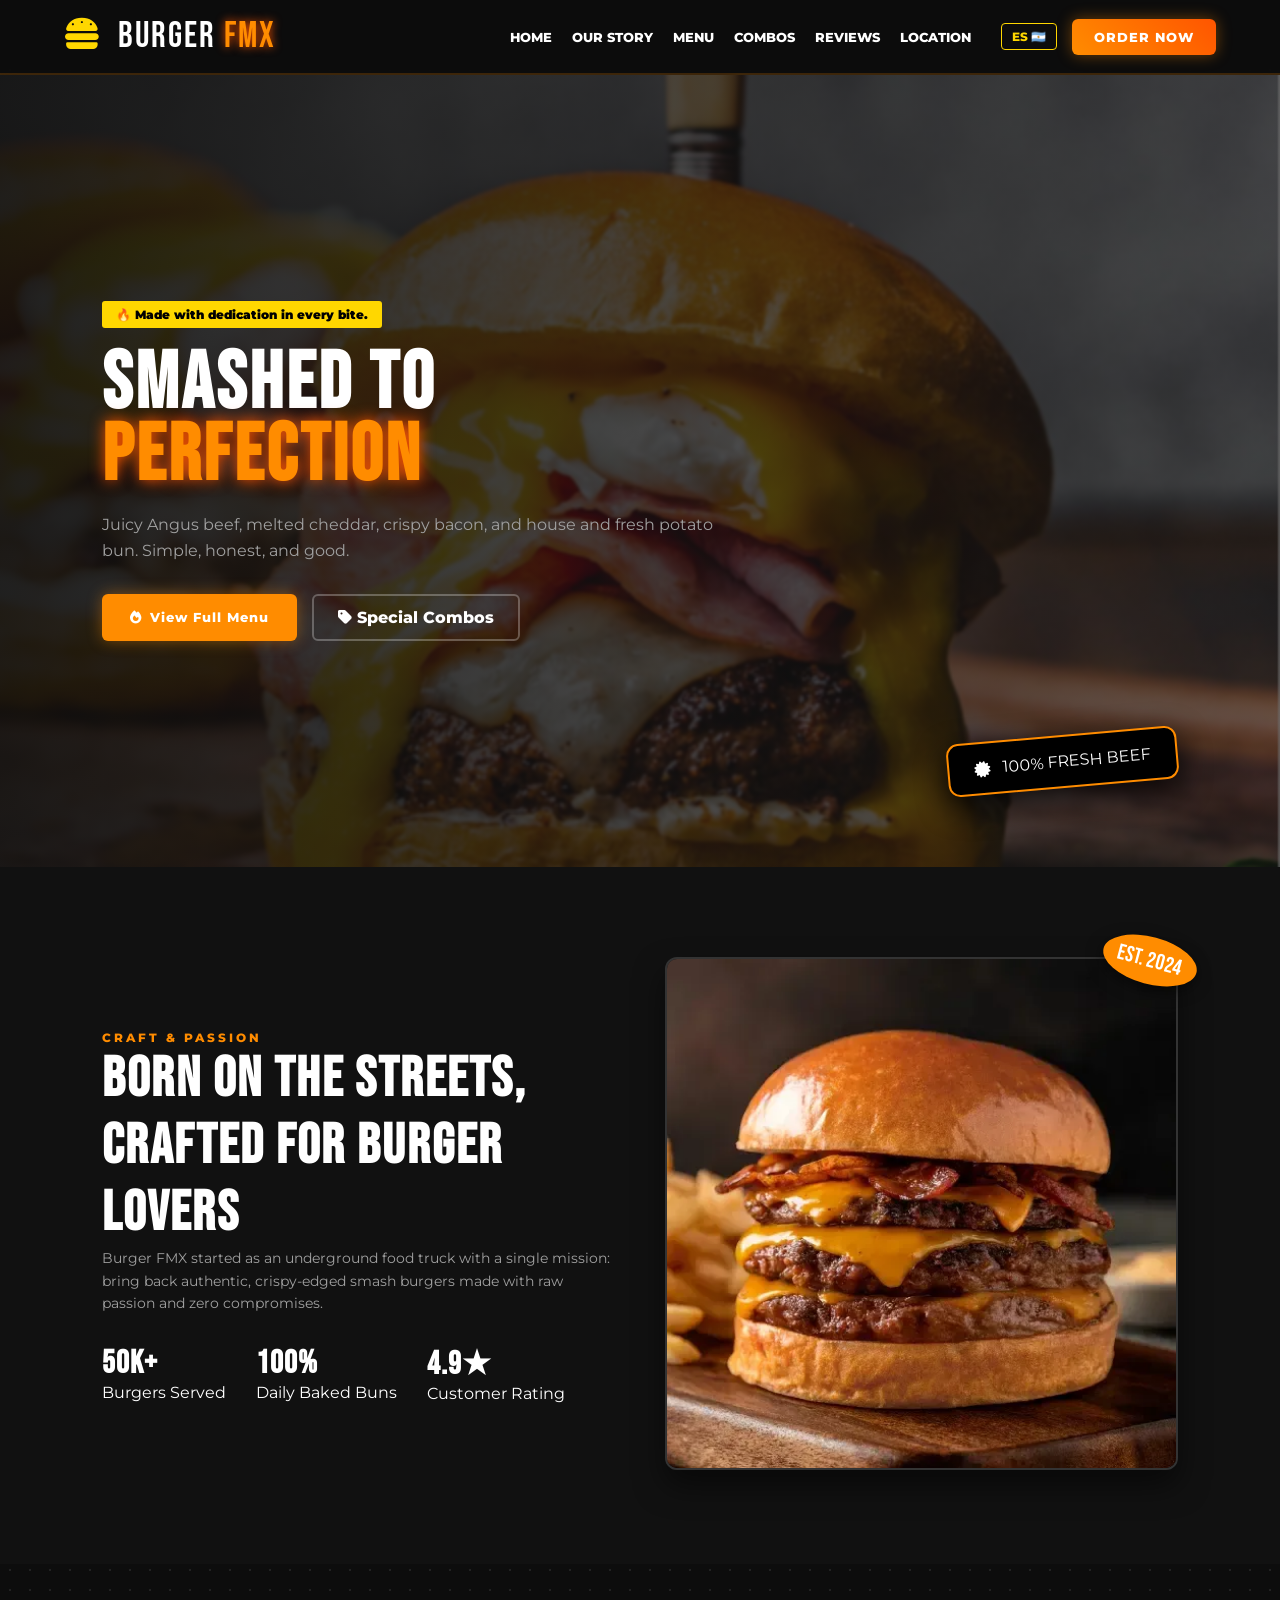
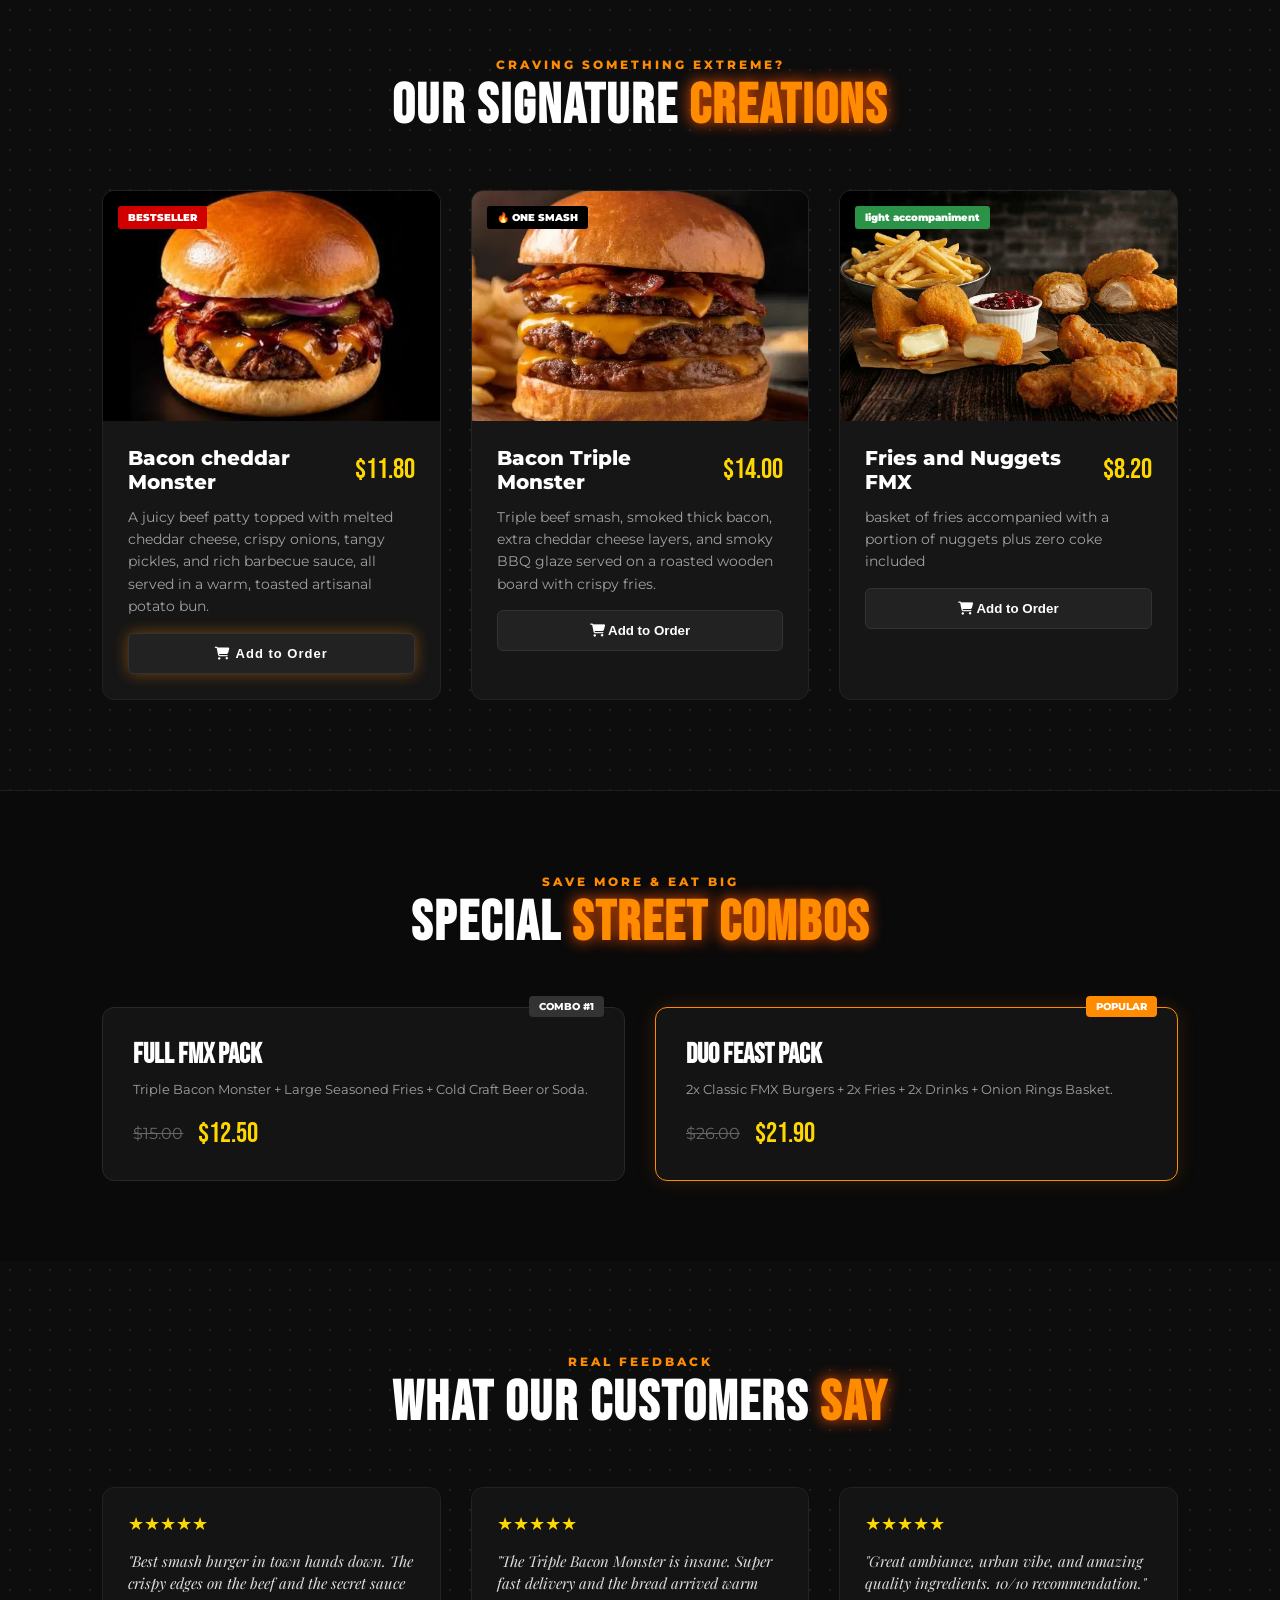
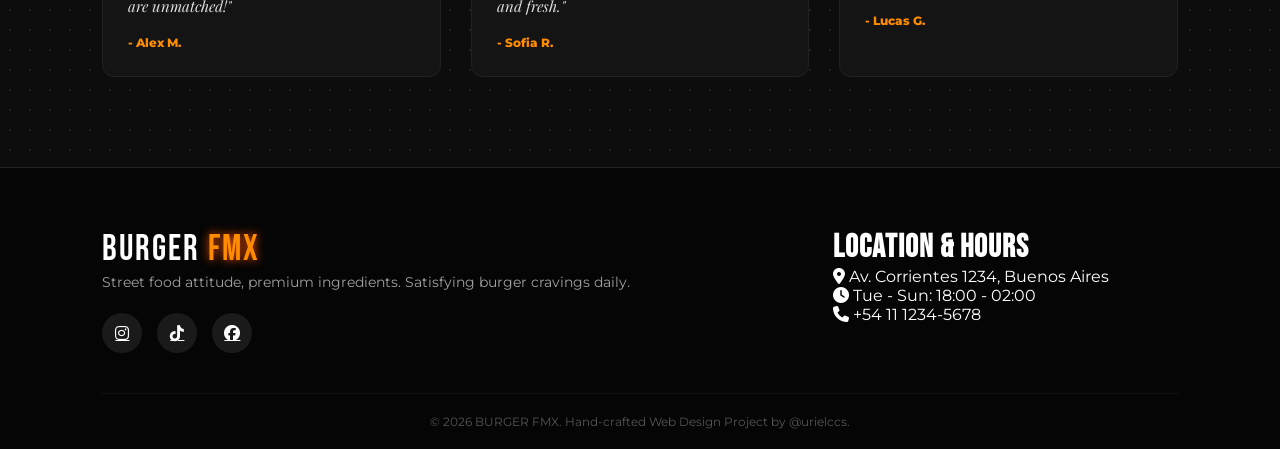
<file: index.html>
<!DOCTYPE html>
<html lang="en">
<head>
    <meta charset="UTF-8">
    <meta name="viewport" content="width=device-width, initial-scale=1.0">
    <title>BURGER FMX | Street Food & Artisanal Burgers</title>

    <!-- Iconos de FontAwesome -->
    <link rel="stylesheet" href="https://cdnjs.cloudflare.com/ajax/libs/font-awesome/6.4.0/css/all.min.css">
    <link rel="stylesheet" href="css/style.css">
</head>

<body>

    <!-- NAVBAR Y MENÚ RESPONSIVE -->
    <header class="navbar">
        <a href="#" class="logo">
            <i class="fa-solid fa-burger logo-icon"></i>
            BURGER <span class="highlight">FMX</span>
        </a>

        <input type="checkbox" id="menu-toggle" class="menu-toggle">

        <label for="menu-toggle" class="hamburger">
            <span></span>
            <span></span>
            <span></span>
        </label>

        <nav class="nav-container">
            <ul class="nav-links">
                <li><a href="#home">Home</a></li>
                <li><a href="#story">Our Story</a></li>
                <li><a href="#menu">Menu</a></li>
                <li><a href="#combos">Combos</a></li>
                <li><a href="#reviews">Reviews</a></li>
                <li><a href="#contact">Location</a></li>
            </ul>

            <div class="header-actions">
                <a href="index-es.html" class="lang-switch">ES 🇦🇷</a>
                <a href="#menu" class="btn-order glow-btn">ORDER NOW</a>
            </div>
        </nav>
    </header>


    <!-- HERO SECTION  -->
    <section id="home" class="hero" style="background-image: linear-gradient(to right, rgba(13,13,13,0.92), rgba(13,13,13,0.6)), url('images/burger-specials.png');">

        <div class="hero-content">
            <span class="badge-sticker pulse">
                🔥 Made with dedication in every bite.
            </span>

            <h1 class="title-gigante">
                SMASHED TO <span class="text-neon">PERFECTION</span>
            </h1>

            <p class="hero-subtitle">
                Juicy Angus beef, melted cheddar, crispy bacon, and house and fresh potato bun. Simple, honest, and good.
            </p>

            <div class="hero-buttons">
                <a href="#menu" class="btn-primary glow-btn">
                    <i class="fa-solid fa-fire"></i> View Full Menu
                </a>

                <a href="#combos" class="btn-secondary">
                    <i class="fa-solid fa-tag"></i> Special Combos
                </a>
            </div>
        </div>

        <div class="hero-poster">
            <div class="poster-badge rotate-left">
                <i class="fa-solid fa-certificate"></i>
                <span>100% FRESH BEEF</span>
            </div>
        </div>

    </section>


    <!-- SECCIÓN DE HISTORIA Y VALORES -->
    <section id="story" class="story-section">

        <div class="story-container">

            <div class="story-text">
                <span class="sub-heading">CRAFT & PASSION</span>

                <h2 class="title-seccion">
                    BORN ON THE STREETS, CRAFTED FOR BURGER LOVERS
                </h2>

                <p class="texto-cuerpo">
                    Burger FMX started as an underground food truck with a single mission: bring back authentic, crispy-edged smash burgers made with raw passion and zero compromises.
                </p>

                <div class="stats-grid">

                    <div class="stat-card">
                        <h3 class="title-mediano">50K+</h3>
                        <p>Burgers Served</p>
                    </div>

                    <div class="stat-card">
                        <h3 class="title-mediano">100%</h3>
                        <p>Daily Baked Buns</p>
                    </div>

                    <div class="stat-card">
                        <h3 class="title-mediano">4.9★</h3>
                        <p>Customer Rating</p>
                    </div>

                </div>
            </div>

            <div class="story-image-box">
                <div class="stamp-badge">EST. 2024</div>
                <img src="images/Three-meet.png" alt="Burger FMX Craft" class="story-img">
            </div>

        </div>

    </section>


    <!-- MENÚ PRINCIPAL  -->
    <section id="menu" class="menu-section">

        <div class="section-header">
            <span class="sub-heading">CRAVING SOMETHING EXTREME?</span>

            <h2 class="title-seccion">
                OUR SIGNATURE <span class="text-neon">CREATIONS</span>
            </h2>
        </div>


        <div class="cards-container">

            <!-- TARJETA 1 -->
            <div class="card highlight-card">

                <div class="card-img-wrapper">
                    <span class="card-tag tag-hot">BESTSELLER</span>
                    <img src="images/simple.png" alt="Bacon Monster">
                </div>

                <div class="card-info">

                    <div class="card-header">
                        <h3 class="title-tarjeta">Bacon cheddar Monster</h3>
                        <span class="price">$11.80</span>
                    </div>

                    <p class="texto-cuerpo">
                        A juicy beef patty topped with melted cheddar cheese, crispy onions, tangy pickles, and rich barbecue sauce, all served in a warm, toasted artisanal potato bun.
                    </p>

                    <button class="btn-card glow-btn">
                        <i class="fa-solid fa-cart-shopping"></i> Add to Order
                    </button>

                </div>
            </div>


            <!-- TARJETA 2 -->
            <div class="card">

                <div class="card-img-wrapper">
                    <span class="card-tag">🔥 ONE SMASH</span>
                    <img src="images/Three-meet.png" alt="Classic FMX">
                </div>

                <div class="card-info">

                    <div class="card-header">
                        <h3 class="title-tarjeta">Bacon Triple Monster</h3>
                        <span class="price">$14.00</span>
                    </div>

                    <p class="texto-cuerpo">
                        Triple beef smash, smoked thick bacon, extra cheddar cheese layers, and smoky BBQ glaze served on a roasted wooden board with crispy fries.
                    </p>

                    <button class="btn-card">
                        <i class="fa-solid fa-cart-shopping"></i> Add to Order
                    </button>

                </div>
            </div>


            <!-- TARJETA 3 -->
            <div class="card">

                <div class="card-img-wrapper">
                    <span class="card-tag tag-veggie">light accompaniment</span>
                    <img src="images/nuggetsfries.png" alt="Accompaniment FMX">
                </div>

                <div class="card-info">

                    <div class="card-header">
                        <h3 class="title-tarjeta">Fries and Nuggets FMX</h3>
                        <span class="price">$8.20</span>
                    </div>

                    <p class="texto-cuerpo">
                        basket of fries accompanied with a portion of nuggets plus zero coke included
                    </p>

                    <button class="btn-card">
                        <i class="fa-solid fa-cart-shopping"></i> Add to Order
                    </button>

                </div>
            </div>

        </div>

    </section>


    <!-- SECCIÓN: COMBOS & PROMOS -->
    <section id="combos" class="combos-section">

        <div class="section-header">
            <span class="sub-heading">SAVE MORE & EAT BIG</span>

            <h2 class="title-seccion">
                SPECIAL <span class="text-neon">STREET COMBOS</span>
            </h2>
        </div>

        <div class="combos-grid">

            <div class="combo-box">
                <span class="combo-badge">COMBO #1</span>

                <h3>FULL FMX PACK</h3>

                <p>
                    Triple Bacon Monster + Large Seasoned Fries + Cold Craft Beer or Soda.
                </p>

                <div class="combo-price-box">
                    <span class="old-price">$15.00</span>
                    <span class="price">$12.50</span>
                </div>
            </div>


            <div class="combo-box combo-featured">
                <span class="combo-badge badge-accent">POPULAR</span>

                <h3>DUO FEAST PACK</h3>

                <p>
                    2x Classic FMX Burgers + 2x Fries + 2x Drinks + Onion Rings Basket.
                </p>

                <div class="combo-price-box">
                    <span class="old-price">$26.00</span>
                    <span class="price">$21.90</span>
                </div>
            </div>

        </div>

    </section>


    <!-- RESEÑAS Y TESTIMONIOS -->
    <section id="reviews" class="reviews-section">

        <div class="section-header">
            <span class="sub-heading">REAL FEEDBACK</span>

            <h2 class="title-seccion">
                WHAT OUR CUSTOMERS <span class="text-neon">SAY</span>
            </h2>
        </div>

        <div class="reviews-grid">

            <div class="review-card">
                <div class="stars">★★★★★</div>

                <p class="review-text">
                    "Best smash burger in town hands down. The crispy edges on the beef and the secret sauce are unmatched!"
                </p>

                <span class="review-author">- Alex M.</span>
            </div>


            <div class="review-card">
                <div class="stars">★★★★★</div>

                <p class="review-text">
                    "The Triple Bacon Monster is insane. Super fast delivery and the bread arrived warm and fresh."
                </p>

                <span class="review-author">- Sofia R.</span>
            </div>


            <div class="review-card">
                <div class="stars">★★★★★</div>

                <p class="review-text">
                    "Great ambiance, urban vibe, and amazing quality ingredients. 10/10 recommendation."
                </p>

                <span class="review-author">- Lucas G.</span>
            </div>

        </div>

    </section>


    <!-- SECCIÓN DE UBICACIÓN Y CONTACTO -->
    <footer id="contact" class="footer">

        <div class="footer-container">

            <div class="footer-col">

                <a href="#" class="logo">
                    BURGER <span class="highlight">FMX</span>
                </a>

                <p class="texto-cuerpo">
                    Street food attitude, premium ingredients. Satisfying burger cravings daily.
                </p>

                <div class="social-links">
                    <a href="#">
                        <i class="fa-brands fa-instagram"></i>
                    </a>

                    <a href="#">
                        <i class="fa-brands fa-tiktok"></i>
                    </a>

                    <a href="#">
                        <i class="fa-brands fa-facebook"></i>
                    </a>
                </div>

            </div>


            <div class="footer-col">

                <h4 class="title-mediano">LOCATION & HOURS</h4>

                <p>
                    <i class="fa-solid fa-location-dot"></i>
                    Av. Corrientes 1234, Buenos Aires
                </p>

                <p>
                    <i class="fa-solid fa-clock"></i>
                    Tue - Sun: 18:00 - 02:00
                </p>

                <p>
                    <i class="fa-solid fa-phone"></i>
                    +54 11 1234-5678
                </p>

            </div>

        </div>


        <div class="footer-bottom">
            <p>
                &copy; 2026 BURGER FMX. Hand-crafted Web Design Project by @urielccs.
            </p>
        </div>

    </footer>

<script src="js/script.js"></script>
</body>
</html>
</file>
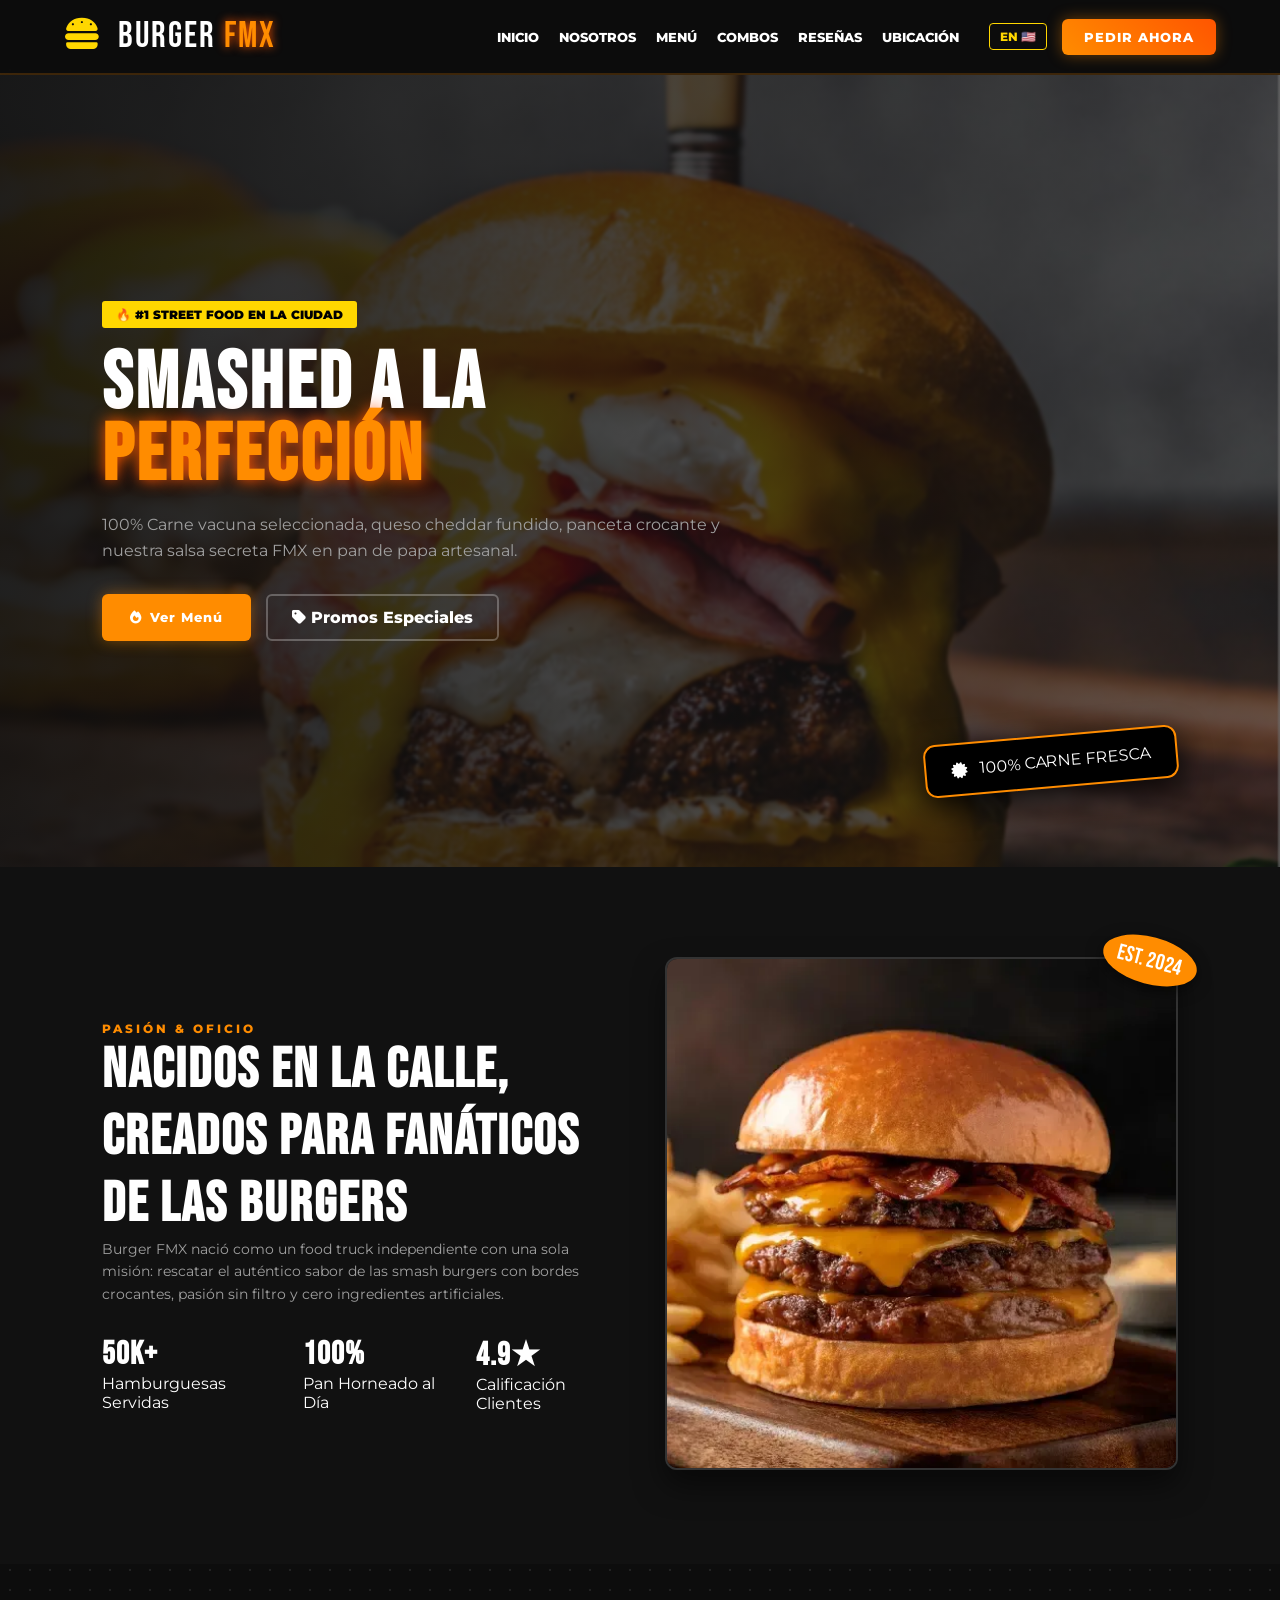
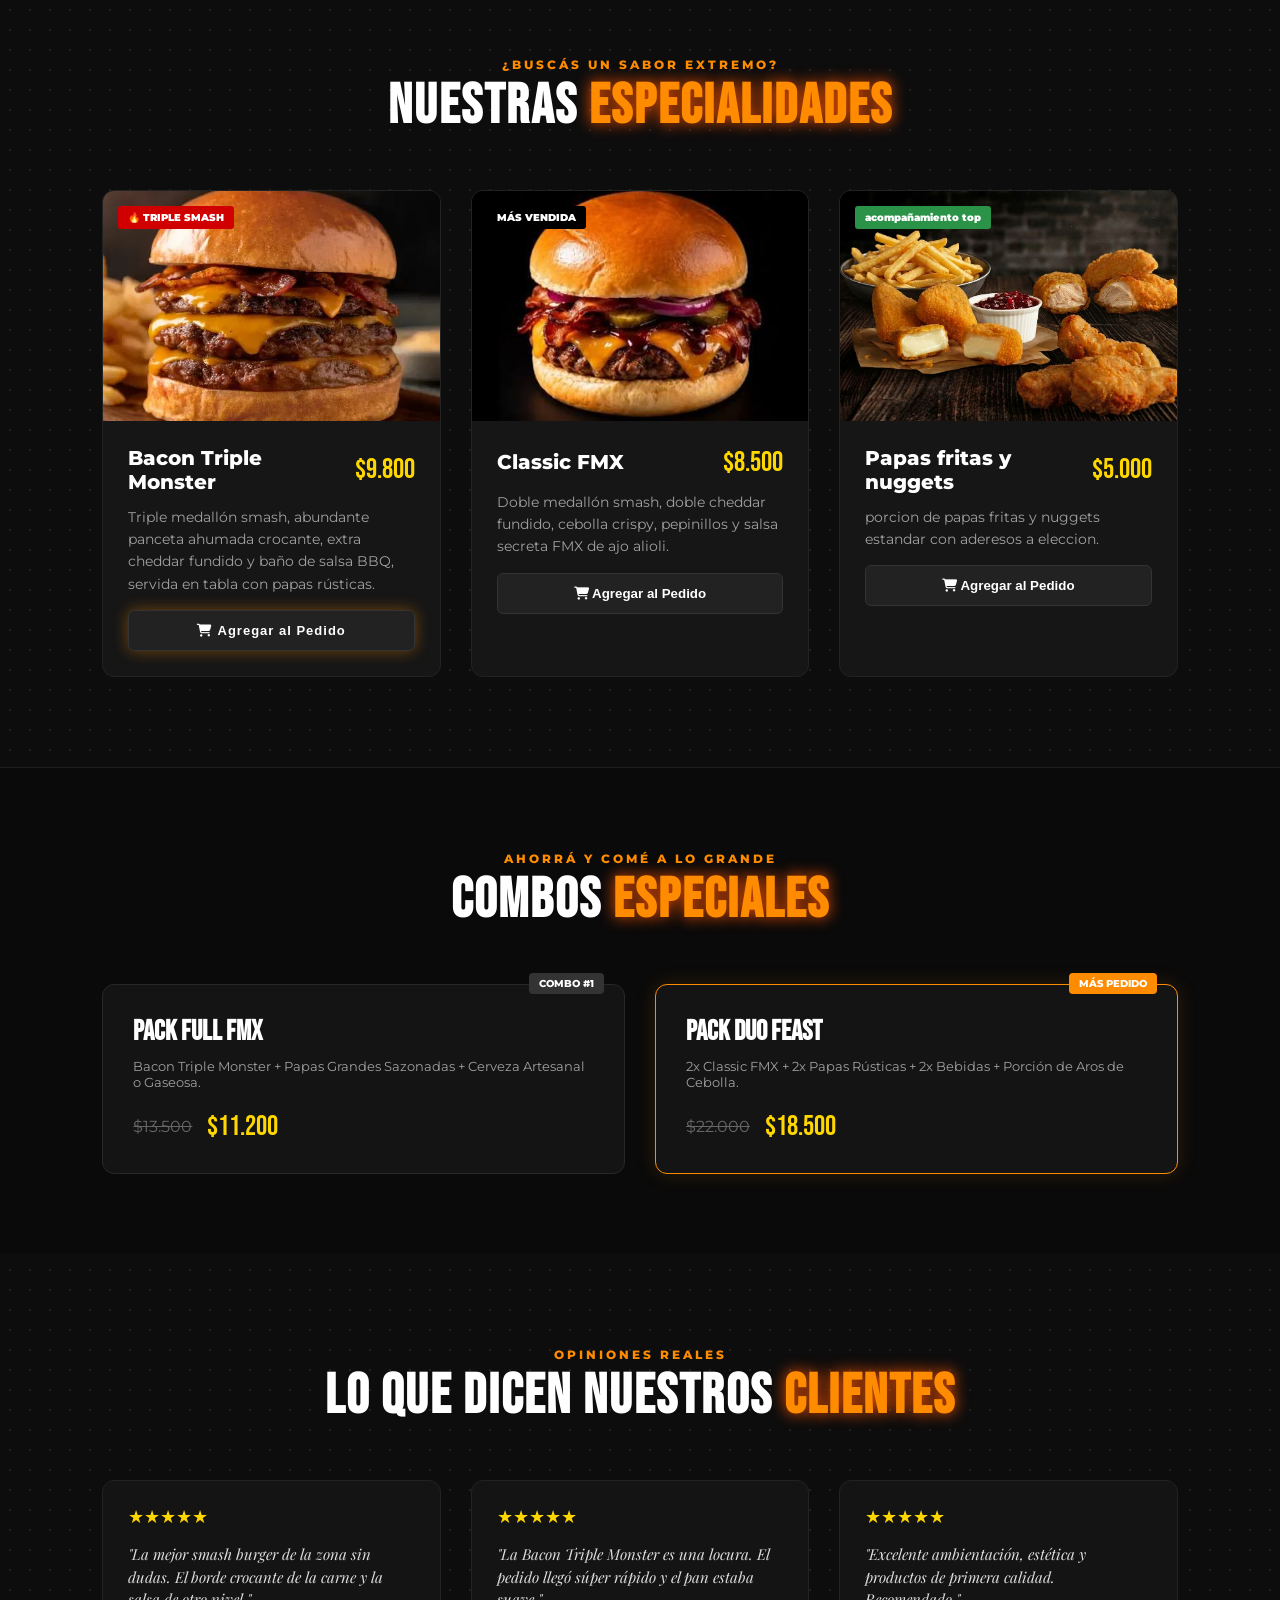
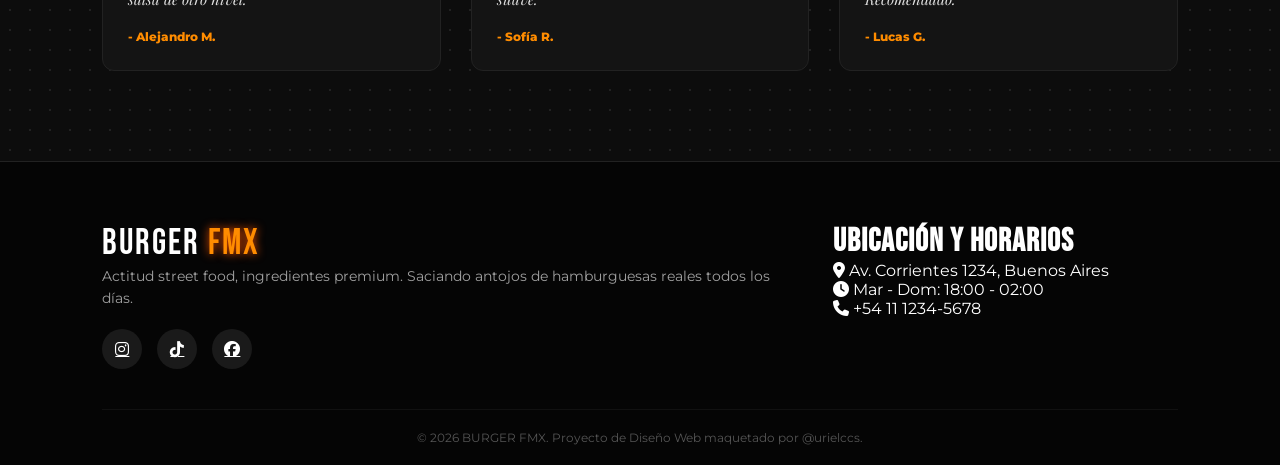
<file: index-es.html>
<!DOCTYPE html>
<html lang="es">
<head>
    <meta charset="UTF-8">
    <meta name="viewport" content="width=device-width, initial-scale=1.0">
    <title>BURGER FMX | Hamburguesas Artesanales & Street Food</title>
    <!-- Iconos de FontAwesome -->
    <link rel="stylesheet" href="https://cdnjs.cloudflare.com/ajax/libs/font-awesome/6.4.0/css/all.min.css">
    <link rel="stylesheet" href="css/style.css">
</head>
<body>

    <!-- NAVBAR Y MENÚ RESPONSIVE -->
    <header class="navbar">
        <a href="#" class="logo">
            <i class="fa-solid fa-burger logo-icon"></i>
            BURGER <span class="highlight">FMX</span>
        </a>

        <input type="checkbox" id="menu-toggle" class="menu-toggle">
        <label for="menu-toggle" class="hamburger">
            <span></span>
            <span></span>
            <span></span>
        </label>

        <nav class="nav-container">
            <ul class="nav-links">
                <li><a href="#home">Inicio</a></li>
                <li><a href="#story">Nosotros</a></li>
                <li><a href="#menu">Menú</a></li>
                <li><a href="#combos">Combos</a></li>
                <li><a href="#reviews">Reseñas</a></li>
                <li><a href="#contact">Ubicación</a></li>
            </ul>
            <div class="header-actions">
                <a href="index.html" class="lang-switch">EN 🇺🇸</a>
                <a href="#menu" class="btn-order glow-btn">PEDIR AHORA</a>
            </div>
        </nav>
    </header>

    <!-- HERO SECTION  -->
    <section id="home" class="hero" style="background-image: linear-gradient(to right, rgba(13,13,13,0.92), rgba(13,13,13,0.6)), url('images/burger-specials.png');">
        <div class="hero-content">
            <span class="badge-sticker pulse">🔥 #1 STREET FOOD EN LA CIUDAD</span>
            <h1 class="title-gigante">SMASHED A LA <span class="text-neon">PERFECCIÓN</span></h1>
            <p class="hero-subtitle">100% Carne vacuna seleccionada, queso cheddar fundido, panceta crocante y nuestra salsa secreta FMX en pan de papa artesanal.</p>
            <div class="hero-buttons">
                <a href="#menu" class="btn-primary glow-btn"><i class="fa-solid fa-fire"></i> Ver Menú</a>
                <a href="#combos" class="btn-secondary"><i class="fa-solid fa-tag"></i> Promos Especiales</a>
            </div>
        </div>

        <div class="hero-poster">
            <div class="poster-badge rotate-left">
                <i class="fa-solid fa-certificate"></i>
                <span>100% CARNE FRESCA</span>
            </div>
        </div>
    </section>

    <!-- SECCIÓN DE HISTORIA Y VALORES -->
    <section id="story" class="story-section">
        <div class="story-container">
            <div class="story-text">
                <span class="sub-heading">PASIÓN & OFICIO</span>
                <h2 class="title-seccion">NACIDOS EN LA CALLE, CREADOS PARA FANÁTICOS DE LAS BURGERS</h2>
                <p class="texto-cuerpo">Burger FMX nació como un food truck independiente con una sola misión: rescatar el auténtico sabor de las smash burgers con bordes crocantes, pasión sin filtro y cero ingredientes artificiales.</p>
                
                <div class="stats-grid">
                    <div class="stat-card">
                        <h3 class="title-mediano">50K+</h3>
                        <p>Hamburguesas Servidas</p>
                    </div>
                    <div class="stat-card">
                        <h3 class="title-mediano">100%</h3>
                        <p>Pan Horneado al Día</p>
                    </div>
                    <div class="stat-card">
                        <h3 class="title-mediano">4.9★</h3>
                        <p>Calificación Clientes</p>
                    </div>
                </div>
            </div>
            <div class="story-image-box">
                <div class="stamp-badge">EST. 2024</div>
                <img src="images/Three-meet.png" alt="Burger FMX Craft" class="story-img">
            </div>
        </div>
    </section>

    <!-- MENÚ PRINCIPAL -->
    <section id="menu" class="menu-section">
        <div class="section-header">
            <span class="sub-heading">¿BUSCÁS UN SABOR EXTREMO?</span>
            <h2 class="title-seccion">NUESTRAS <span class="text-neon">ESPECIALIDADES</span></h2>
        </div>

        <div class="cards-container">
            
            <!-- TARJETA 1 (TU FOTO TRIPLE SMASH) -->
            <div class="card highlight-card">
                <div class="card-img-wrapper">
                    <span class="card-tag tag-hot">🔥 TRIPLE SMASH</span>
                    <img src="images/Three-meet.png" alt="Bacon Triple Monster">
                </div>
                <div class="card-info">
                    <div class="card-header">
                        <h3 class="title-tarjeta">Bacon Triple Monster</h3>
                        <span class="price">$9.800</span>
                    </div>
                    <p class="texto-cuerpo">Triple medallón smash, abundante panceta ahumada crocante, extra cheddar fundido y baño de salsa BBQ, servida en tabla con papas rústicas.</p>
                    <button class="btn-card glow-btn"><i class="fa-solid fa-cart-shopping"></i> Agregar al Pedido</button>
                </div>
            </div>

            <!-- TARJETA 2 -->
            <div class="card">
                <div class="card-img-wrapper">
                    <span class="card-tag">MÁS VENDIDA</span>
                    <img src="images/simple.png" alt="Classic FMX">
                </div>
                <div class="card-info">
                    <div class="card-header">
                        <h3 class="title-tarjeta">Classic FMX</h3>
                        <span class="price">$8.500</span>
                    </div>
                    <p class="texto-cuerpo">Doble medallón smash, doble cheddar fundido, cebolla crispy, pepinillos y salsa secreta FMX de ajo alioli.</p>
                    <button class="btn-card"><i class="fa-solid fa-cart-shopping"></i> Agregar al Pedido</button>
                </div>
            </div>

            <!-- TARJETA 3 -->
            <div class="card">
                <div class="card-img-wrapper">
                    <span class="card-tag tag-veggie">acompañamiento top</span>
                    <img src="images/nuggetsfries.png" alt="patatas y nuggets FMX">
                </div>
                <div class="card-info">
                    <div class="card-header">
                        <h3 class="title-tarjeta"> Papas fritas y nuggets</h3>
                        <span class="price">$5.000</span>
                    </div>
                    <p class="texto-cuerpo">porcion de papas fritas y nuggets estandar con aderesos a eleccion.</p>
                    <button class="btn-card"><i class="fa-solid fa-cart-shopping"></i> Agregar al Pedido</button>
                </div>
            </div>

        </div>
    </section>

    <!-- COMBOS Y PROMOS -->
    <section id="combos" class="combos-section">
        <div class="section-header">
            <span class="sub-heading">AHORRÁ Y COMÉ A LO GRANDE</span>
            <h2 class="title-seccion">COMBOS <span class="text-neon">ESPECIALES</span></h2>
        </div>
        <div class="combos-grid">
            <div class="combo-box">
                <span class="combo-badge">COMBO #1</span>
                <h3>PACK FULL FMX</h3>
                <p>Bacon Triple Monster + Papas Grandes Sazonadas + Cerveza Artesanal o Gaseosa.</p>
                <div class="combo-price-box">
                    <span class="old-price">$13.500</span>
                    <span class="price">$11.200</span>
                </div>
            </div>
            <div class="combo-box combo-featured">
                <span class="combo-badge badge-accent">MÁS PEDIDO</span>
                <h3>PACK DUO FEAST</h3>
                <p>2x Classic FMX + 2x Papas Rústicas + 2x Bebidas + Porción de Aros de Cebolla.</p>
                <div class="combo-price-box">
                    <span class="old-price">$22.000</span>
                    <span class="price">$18.500</span>
                </div>
            </div>
        </div>
    </section>

    <!-- RESEÑAS Y TESTIMONIOS -->
    <section id="reviews" class="reviews-section">
        <div class="section-header">
            <span class="sub-heading">OPINIONES REALES</span>
            <h2 class="title-seccion">LO QUE DICEN NUESTROS <span class="text-neon">CLIENTES</span></h2>
        </div>
        <div class="reviews-grid">
            <div class="review-card">
                <div class="stars">★★★★★</div>
                <p class="review-text">"La mejor smash burger de la zona sin dudas. El borde crocante de la carne y la salsa de otro nivel."</p>
                <span class="review-author">- Alejandro M.</span>
            </div>
            <div class="review-card">
                <div class="stars">★★★★★</div>
                <p class="review-text">"La Bacon Triple Monster es una locura. El pedido llegó súper rápido y el pan estaba suave."</p>
                <span class="review-author">- Sofía R.</span>
            </div>
            <div class="review-card">
                <div class="stars">★★★★★</div>
                <p class="review-text">"Excelente ambientación, estética y productos de primera calidad. Recomendado."</p>
                <span class="review-author">- Lucas G.</span>
            </div>
        </div>
    </section>

    <!-- UBICACIÓN Y CONTACTO -->
    <footer id="contact" class="footer">
        <div class="footer-container">
            <div class="footer-col">
                <a href="#" class="logo">BURGER <span class="highlight">FMX</span></a>
                <p class="texto-cuerpo">Actitud street food, ingredientes premium. Saciando antojos de hamburguesas reales todos los días.</p>
                <div class="social-links">
                    <a href="#"><i class="fa-brands fa-instagram"></i></a>
                    <a href="#"><i class="fa-brands fa-tiktok"></i></a>
                    <a href="#"><i class="fa-brands fa-facebook"></i></a>
                </div>
            </div>
            <div class="footer-col">
                <h4 class="title-mediano">UBICACIÓN Y HORARIOS</h4>
                <p><i class="fa-solid fa-location-dot"></i> Av. Corrientes 1234, Buenos Aires</p>
                <p><i class="fa-solid fa-clock"></i> Mar - Dom: 18:00 - 02:00</p>
                <p><i class="fa-solid fa-phone"></i> +54 11 1234-5678</p>
            </div>
        </div>
        <div class="footer-bottom">
            <p>&copy; 2026 BURGER FMX. Proyecto de Diseño Web maquetado por @urielccs.</p>
        </div>
    </footer>
<script src="js/script.js"></script>

</body>
</html>
</file>
<file: css/style.css>
@import url('https://fonts.googleapis.com/css2?family=Bebas+Neue&family=Montserrat:wght@400;600;800&family=Playfair+Display:ital,wght@1,700&display=swap');

:root {
    --primary: #ff8c00;       /* Naranja Neón */
    --primary-glow: #ff5500;  /* Rojo/Naranja Fuego */
    --accent: #ffd700;        /* Amarillo Dorado */
    --bg-dark: #0d0d0d;       /* Negro Pizarra */
    --bg-card: #161616;       /* Gris Oscuro Tarjetas */
    --text-main: #ffffff;
    --text-muted: #a0a0a0;

    /* Fuentes asignadas a variables */
    --font-heading: 'Bebas Neue', sans-serif;
    --font-body: 'Montserrat', sans-serif;
    --font-fancy: 'Playfair Display', serif;
}

/* --- RESET BÁSICO --- */
* {
    margin: 0;
    padding: 0;
    box-sizing: border-box;
    scroll-behavior: smooth;
}

body {
    background-color: var(--bg-dark);
    color: var(--text-main);
    font-family: var(--font-body);
    background-image: radial-gradient(#222 1px, transparent 1px);
    background-size: 20px 20px;
    overflow-x: hidden;
}

/* --- CLASES DE TIPOGRAFÍA Y JERARQUÍA (PARA MODIFICAR DESDE HTML) --- */
.title-gigante {
    font-family: var(--font-heading);
    font-size: 80px;
    line-height: 0.9;
    letter-spacing: 3px;
}

.title-seccion {
    font-family: var(--font-heading);
    font-size: 56px;
    letter-spacing: 2px;
}

.title-mediano {
    font-family: var(--font-heading);
    font-size: 32px;
    letter-spacing: 1px;
}

.title-tarjeta {
    font-family: var(--font-body);
    font-weight: 800;
    font-size: 20px;
}

.texto-cuerpo {
    font-family: var(--font-body);
    font-size: 14px;
    color: var(--text-muted);
    line-height: 1.6;
}

.sub-heading {
    color: var(--primary);
    font-weight: 800;
    font-size: 12px;
    letter-spacing: 3px;
}

.text-neon {
    color: var(--primary);
    text-shadow: 0 0 15px var(--primary-glow);
}

/* --- NAVBAR CON BLUR Y NEÓN --- */
.navbar {
    display: flex;
    justify-content: space-between;
    align-items: center;
    padding: 15px 5%;
    background: rgba(13, 13, 13, 0.9);
    backdrop-filter: blur(10px);
    position: sticky;
    top: 0;
    z-index: 1000;
    border-bottom: 2px solid rgba(255, 140, 0, 0.2);
}

.logo {
    font-family: var(--font-heading);
    font-size: 36px;
    color: #fff;
    text-decoration: none;
    letter-spacing: 2px;
}

.logo .highlight {
    color: var(--primary);
    text-shadow: 0 0 10px var(--primary-glow);
}

.logo-icon {
    color: var(--accent);
    margin-right: 8px;
}

.nav-container {
    display: flex;
    align-items: center;
    gap: 30px;
}

.nav-links {
    display: flex;
    list-style: none;
    gap: 20px;
}

.nav-links a {
    color: var(--text-main);
    text-decoration: none;
    font-size: 13px;
    font-weight: 800;
    text-transform: uppercase;
    transition: color 0.3s ease;
}

.nav-links a:hover {
    color: var(--primary);
}

.header-actions {
    display: flex;
    align-items: center;
    gap: 15px;
}

.lang-switch {
    color: var(--accent);
    text-decoration: none;
    font-weight: 800;
    font-size: 12px;
    border: 1px solid var(--accent);
    padding: 5px 10px;
    border-radius: 4px;
    transition: 0.3s;
}

.lang-switch:hover {
    background: var(--accent);
    color: #000;
}

.glow-btn {
    background: linear-gradient(45deg, var(--primary), var(--primary-glow));
    color: #fff;
    padding: 10px 22px;
    border-radius: 6px;
    text-decoration: none;
    font-weight: 800;
    font-size: 13px;
    letter-spacing: 1px;
    box-shadow: 0 0 15px rgba(255, 140, 0, 0.4);
    transition: all 0.3s ease;
    border: none;
    cursor: pointer;
}

.glow-btn:hover {
    transform: translateY(-3px);
    box-shadow: 0 0 25px rgba(255, 140, 0, 0.8);
}

.menu-toggle {
    display: none;
}

.hamburger {
    display: none;
    flex-direction: column;
    gap: 5px;
    cursor: pointer;
}

.hamburger span {
    width: 28px;
    height: 3px;
    background-color: var(--text-main);
    border-radius: 2px;
}

/* --- HERO SECTION --- */
.hero {
    position: relative;
    min-height: 88vh;
    display: flex;
    align-items: center;
    padding: 0 8%;
    background-position: center;
    background-size: cover;
    background-repeat: no-repeat;
}

.hero-content {
    max-width: 650px;
    z-index: 2;
}

.badge-sticker {
    background: var(--accent);
    color: #000;
    padding: 6px 14px;
    font-weight: 900;
    font-size: 12px;
    border-radius: 3px;
    display: inline-block;
    margin-bottom: 20px;
}

.pulse {
    animation: pulse-animation 2s infinite;
}

@keyframes pulse-animation {
    0%, 100% {
        transform: scale(1);
    }

    50% {
        transform: scale(1.05);
    }
}

.hero-subtitle {
    font-size: 16px;
    color: var(--text-muted);
    line-height: 1.6;
    margin: 20px 0 30px 0;
}

.hero-buttons {
    display: flex;
    gap: 15px;
}

.btn-primary {
    background: var(--primary);
    color: #fff;
    padding: 12px 28px;
    border-radius: 6px;
    text-decoration: none;
    font-weight: 800;
    display: inline-flex;
    align-items: center;
    gap: 8px;
}

.btn-secondary {
    border: 2px solid #ffffff44;
    color: #fff;
    padding: 12px 24px;
    border-radius: 6px;
    text-decoration: none;
    font-weight: 800;
    transition: 0.3s;
}

.btn-secondary:hover {
    border-color: var(--primary);
    color: var(--primary);
}

.hero-poster {
    position: absolute;
    right: 8%;
    bottom: 10%;
    z-index: 2;
}

.poster-badge {
    background: #000;
    border: 2px solid var(--primary);
    padding: 15px 25px;
    border-radius: 12px;
    display: flex;
    align-items: center;
    gap: 12px;
    box-shadow: 0 10px 30px rgba(0,0,0,0.8);
    transform: rotate(-5deg);
    animation: float 4s ease-in-out infinite;
}

@keyframes float {
    0%, 100% {
        transform: rotate(-5deg) translateY(0);
    }

    50% {
        transform: rotate(-5deg) translateY(-12px);
    }
}

/* --- STORY SECTION --- */
.story-section {
    padding: 90px 8%;
    background: #111;
}

.story-container {
    display: grid;
    grid-template-columns: 1fr 1fr;
    gap: 50px;
    align-items: center;
}

.stats-grid {
    display: flex;
    gap: 30px;
    margin-top: 30px;
}

.story-image-box {
    position: relative;
}

.story-img {
    width: 100%;
    border-radius: 12px;
    border: 2px solid #333;
    box-shadow: 0 15px 30px rgba(0,0,0,0.5);
}

.stamp-badge {
    position: absolute;
    top: -20px;
    right: -20px;
    background: var(--primary);
    color: #fff;
    font-family: var(--font-heading);
    font-size: 22px;
    padding: 10px 15px;
    border-radius: 50%;
    transform: rotate(15deg);
    box-shadow: 0 5px 15px rgba(0,0,0,0.5);
}

/* --- MENÚ SECTION --- */
.menu-section {
    padding: 90px 8%;
}

.section-header {
    text-align: center;
    margin-bottom: 50px;
}

.cards-container {
    display: grid;
    grid-template-columns: repeat(auto-fit, minmax(300px, 1fr));
    gap: 30px;
}

.card {
    background: var(--bg-card);
    border-radius: 12px;
    overflow: hidden;
    border: 1px solid #222;
    transition: transform 0.4s ease, border-color 0.4s ease, box-shadow 0.4s ease;
}

.card:hover {
    transform: translateY(-10px);
    border-color: var(--primary);
    box-shadow: 0 10px 30px rgba(255, 140, 0, 0.2);
}

.card-img-wrapper {
    position: relative;
    overflow: hidden;
    height: 230px;
}

.card-img-wrapper img {
    width: 100%;
    height: 100%;
    object-fit: cover;
    transition: transform 0.5s ease;
}

.card:hover .card-img-wrapper img {
    transform: scale(1.08);
}

.card-tag {
    position: absolute;
    top: 15px;
    left: 15px;
    background: #000;
    color: #fff;
    padding: 5px 10px;
    font-size: 10px;
    font-weight: 900;
    border-radius: 3px;
}

.tag-hot {
    background: #d00000;
}

.tag-veggie {
    background: #2b9348;
}

.card-info {
    padding: 25px;
}

.card-header {
    display: flex;
    justify-content: space-between;
    align-items: center;
    margin-bottom: 12px;
}

.price {
    font-family: var(--font-heading);
    font-size: 28px;
    color: var(--accent);
}

.btn-card {
    width: 100%;
    background: #222;
    color: #fff;
    border: 1px solid #333;
    padding: 12px;
    border-radius: 6px;
    font-weight: 800;
    cursor: pointer;
    transition: 0.3s;
    margin-top: 15px;
}

.btn-card:hover {
    background: var(--primary);
    border-color: var(--primary);
}

/* --- COMBOS & PROMOS --- */
.combos-section {
    padding: 80px 8%;
    background: #0a0a0a;
    border-top: 1px solid #1e1e1e;
}

.combos-grid {
    display: grid;
    grid-template-columns: repeat(auto-fit, minmax(280px, 1fr));
    gap: 30px;
}

.combo-box {
    background: #141414;
    border: 1px solid #282828;
    border-radius: 12px;
    padding: 30px;
    position: relative;
    transition: 0.3s;
}

.combo-box:hover {
    border-color: var(--primary);
}

.combo-featured {
    border-color: var(--primary);
    box-shadow: 0 0 20px rgba(255, 140, 0, 0.15);
}

.combo-badge {
    position: absolute;
    top: -12px;
    right: 20px;
    background: #333;
    color: #fff;
    font-size: 10px;
    font-weight: 800;
    padding: 4px 10px;
    border-radius: 4px;
}

.badge-accent {
    background: var(--primary);
}

.combo-box h3 {
    font-family: var(--font-heading);
    font-size: 28px;
    margin-bottom: 10px;
}

.combo-box p {
    font-size: 13px;
    color: var(--text-muted);
    margin-bottom: 20px;
}

.combo-price-box {
    display: flex;
    align-items: center;
    gap: 15px;
}

.old-price {
    text-decoration: line-through;
    color: #666;
    font-size: 16px;
}

/* --- RESEÑAS / REVIEWS --- */
.reviews-section {
    padding: 90px 8%;
}

.reviews-grid {
    display: grid;
    grid-template-columns: repeat(auto-fit, minmax(280px, 1fr));
    gap: 30px;
}

.review-card {
    background: #141414;
    border: 1px solid #222;
    border-radius: 12px;
    padding: 25px;
}

.stars {
    color: var(--accent);
    margin-bottom: 15px;
    font-size: 18px;
}

.review-text {
    font-family: var(--font-fancy);
    font-style: italic;
    font-size: 15px;
    color: #ddd;
    margin-bottom: 15px;
    line-height: 1.5;
}

.review-author {
    font-weight: 800;
    font-size: 12px;
    color: var(--primary);
}

/* --- FOOTER --- */
.footer {
    background: #050505;
    border-top: 1px solid #222;
    padding: 60px 8% 20px 8%;
}

.footer-container {
    display: grid;
    grid-template-columns: 2fr 1fr;
    gap: 40px;
    margin-bottom: 40px;
}

.social-links {
    display: flex;
    gap: 15px;
    margin-top: 20px;
}

.social-links a {
    color: #fff;
    background: #1a1a1a;
    width: 40px;
    height: 40px;
    border-radius: 50%;
    display: flex;
    align-items: center;
    justify-content: center;
    transition: 0.3s;
}

.social-links a:hover {
    background: var(--primary);
    transform: translateY(-3px);
}

.footer-bottom {
    text-align: center;
    border-top: 1px solid #111;
    padding-top: 20px;
    color: #555;
    font-size: 12px;
}

/* --- RESPONSIVE MOBILE --- */
@media (max-width: 900px) {
    .title-gigante {
        font-size: 52px;
    }

    .title-seccion {
        font-size: 40px;
    }

    .story-container,
    .footer-container {
        grid-template-columns: 1fr;
    }

    .hero-poster {
        display: none;
    }

    .hamburger {
        display: flex;
    }

    .nav-container {
        position: absolute;
        top: 100%;
        left: 0;
        width: 100%;
        background: rgba(13, 13, 13, 0.98);
        flex-direction: column;
        padding: 30px;
        clip-path: circle(0% at 100% 0);
        transition: clip-path 0.5s ease-in-out;
    }

    .menu-toggle:checked ~ .nav-container {
        clip-path: circle(150% at 100% 0);
    }

    .menu-toggle:checked ~ .hamburger span:nth-child(1) {
        transform: rotate(45deg) translate(5px, 6px);
    }

    .menu-toggle:checked ~ .hamburger span:nth-child(2) {
        opacity: 0;
    }

    .menu-toggle:checked ~ .hamburger span:nth-child(3) {
        transform: rotate(-45deg) translate(6px, -6px);
    }

    .nav-links {
        flex-direction: column;
        align-items: center;
    }
}

/* ==========================================
   CARRITO BURGER FMX
   ========================================== */

.cart-panel {
    position: fixed;
    inset: 0;
    background: rgba(0, 0, 0, 0.75);
    backdrop-filter: blur(8px);
    z-index: 2000;

    opacity: 0;
    visibility: hidden;

    transition: 0.3s ease;
}

.cart-panel.active {
    opacity: 1;
    visibility: visible;
}

.cart-content {
    position: absolute;
    right: 0;
    top: 0;

    width: 430px;
    max-width: 100%;
    height: 100%;

    background: #0d0d0d;
    border-left: 2px solid var(--primary);

    padding: 40px 30px;

    overflow-y: auto;

    transform: translateX(100%);
    transition: transform 0.4s ease;
}

.cart-panel.active .cart-content {
    transform: translateX(0);
}

.cart-close {
    position: absolute;
    right: 25px;
    top: 25px;

    width: 40px;
    height: 40px;

    border: 1px solid #333;
    border-radius: 50%;

    background: #181818;
    color: white;

    font-size: 18px;
    cursor: pointer;

    transition: 0.3s;
}

.cart-close:hover {
    background: var(--primary);
    transform: rotate(90deg);
}

.cart-content .title-seccion {
    margin-bottom: 35px;
}

.cart-item {
    background: #161616;

    border: 1px solid #282828;
    border-radius: 10px;

    padding: 18px;

    margin-bottom: 15px;

    display: flex;
    justify-content: space-between;
    align-items: center;

    gap: 15px;
}

.cart-item-info h3 {
    font-size: 15px;
    margin-bottom: 7px;
}

.cart-item-info span {
    color: var(--accent);
    font-family: var(--font-heading);
    font-size: 20px;
}

.cart-item-actions {
    display: flex;
    align-items: center;
    gap: 8px;
}

.quantity-btn,
.remove-btn {
    border: none;
    cursor: pointer;
}

.quantity-btn {
    width: 28px;
    height: 28px;

    background: #242424;
    color: white;

    border-radius: 4px;

    font-size: 18px;
}

.quantity-btn:hover {
    background: var(--primary);
}

.remove-btn {
    margin-left: 5px;

    background: transparent;
    color: #777;

    font-size: 14px;
}

.remove-btn:hover {
    color: #ff3333;
}

.cart-footer {
    border-top: 1px solid #292929;

    margin-top: 30px;
    padding-top: 25px;
}

.cart-total {
    display: flex;
    justify-content: space-between;
    align-items: center;

    margin-bottom: 20px;

    font-weight: 800;
}

.cart-total strong {
    color: var(--accent);

    font-family: var(--font-heading);
    font-size: 30px;
}

.checkout-btn {
    width: 100%;
}

.empty-cart {
    text-align: center;

    padding: 70px 20px;

    color: #777;
}

.empty-cart i {
    color: var(--primary);

    font-size: 50px;

    margin-bottom: 20px;
}

.empty-cart p {
    color: white;

    font-weight: 800;

    margin-bottom: 8px;
}

.empty-cart span {
    font-size: 13px;
}


/* ==========================================
   RESPONSIVE CARRITO
   ========================================== */

@media (max-width: 500px) {

    .cart-content {
        width: 100%;
        padding: 35px 20px;
    }

    .cart-item {
        align-items: flex-start;
        flex-direction: column;
    }

    .cart-item-actions {
        width: 100%;
        justify-content: flex-end;
    }

}

/* MODAL DEMO */

.demo-modal {
    position: fixed;
    inset: 0;
    z-index: 9999;
    display: flex;
    justify-content: center;
    align-items: center;
    padding: 20px;
    background: rgba(0,0,0,.85);
    backdrop-filter: blur(8px);
    animation: demoFade .25s ease;
}

.demo-modal-content {
    position: relative;
    width: 100%;
    max-width: 470px;
    padding: 45px 35px 35px;
    text-align: center;
    background: #111;
    border: 1px solid #333;
    border-top: 3px solid var(--primary);
    border-radius: 12px;
    box-shadow: 0 0 40px rgba(255,140,0,.15);
    animation: demoScale .3s ease;
}

.demo-icon {
    width: 70px;
    height: 70px;
    margin: 0 auto 20px;
    display: flex;
    justify-content: center;
    align-items: center;
    border-radius: 50%;
    background: rgba(255,140,0,.1);
    border: 1px solid var(--primary);
    color: var(--primary);
    font-size: 27px;
}

.demo-modal-content h2 {
    margin-bottom: 20px;
    color: white;
    font-family: var(--font-heading);
    font-size: 36px;
    letter-spacing: 1px;
}

.demo-modal-content p {
    margin-bottom: 15px;
    color: #ccc;
    font-family: var(--font-body);
    line-height: 1.7;
}

.demo-modal-content .demo-small {
    margin-bottom: 25px;
    color: #888;
    font-size: 13px;
}

.demo-understood {
    width: 100%;
    cursor: pointer;
}

.demo-close {
    position: absolute;
    top: 15px;
    right: 15px;
    width: 38px;
    height: 38px;
    border: 1px solid #333;
    border-radius: 50%;
    background: #181818;
    color: white;
    cursor: pointer;
    transition: .25s;
}

.demo-close:hover {
    background: var(--primary);
    border-color: var(--primary);
    transform: rotate(90deg);
}

@keyframes demoFade {
    from { opacity: 0; }
    to { opacity: 1; }
}

@keyframes demoScale {
    from {
        opacity: 0;
        transform: scale(.92);
    }
    to {
        opacity: 1;
        transform: scale(1);
    }
}

@media (max-width: 500px) {
    .demo-modal-content {
        padding: 45px 22px 30px;
    }

    .demo-modal-content h2 {
        font-size: 32px;
    }

    .demo-modal-content p {
        font-size: 14px;
    }
}
</file>
